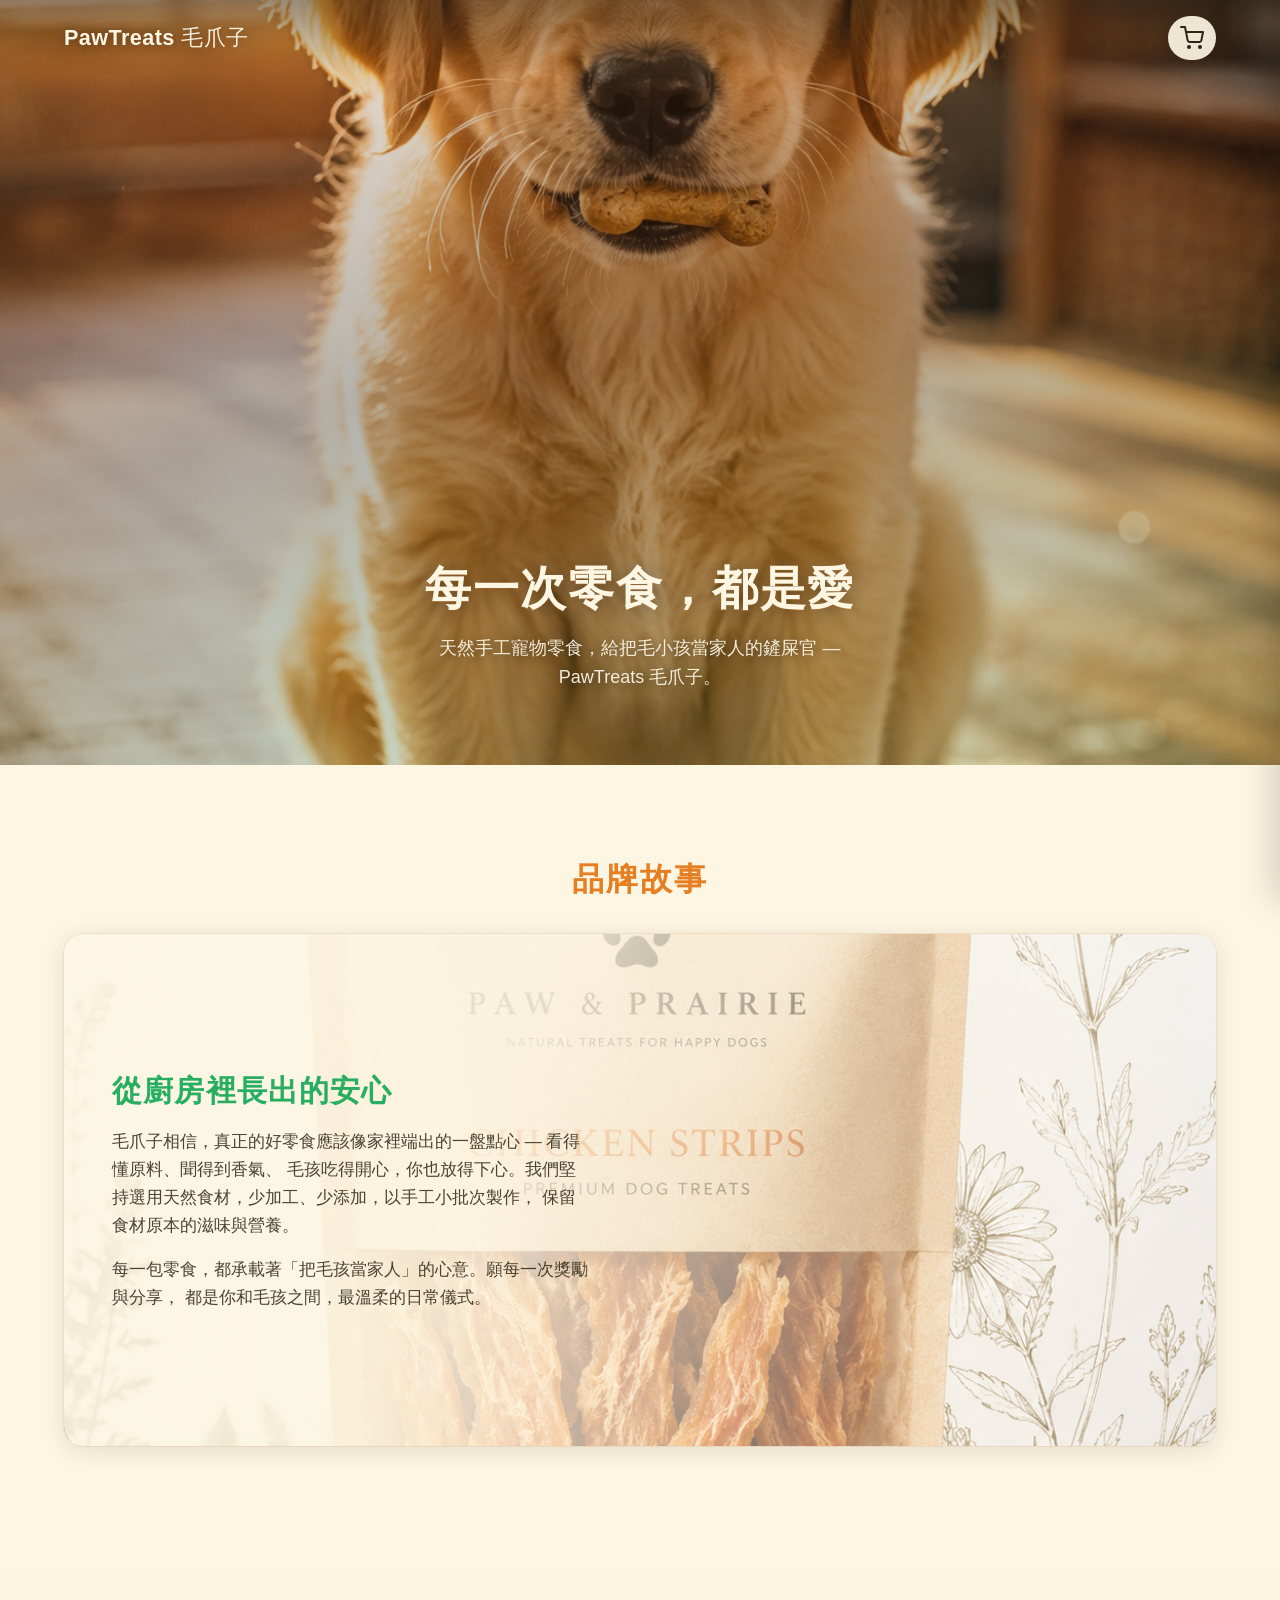
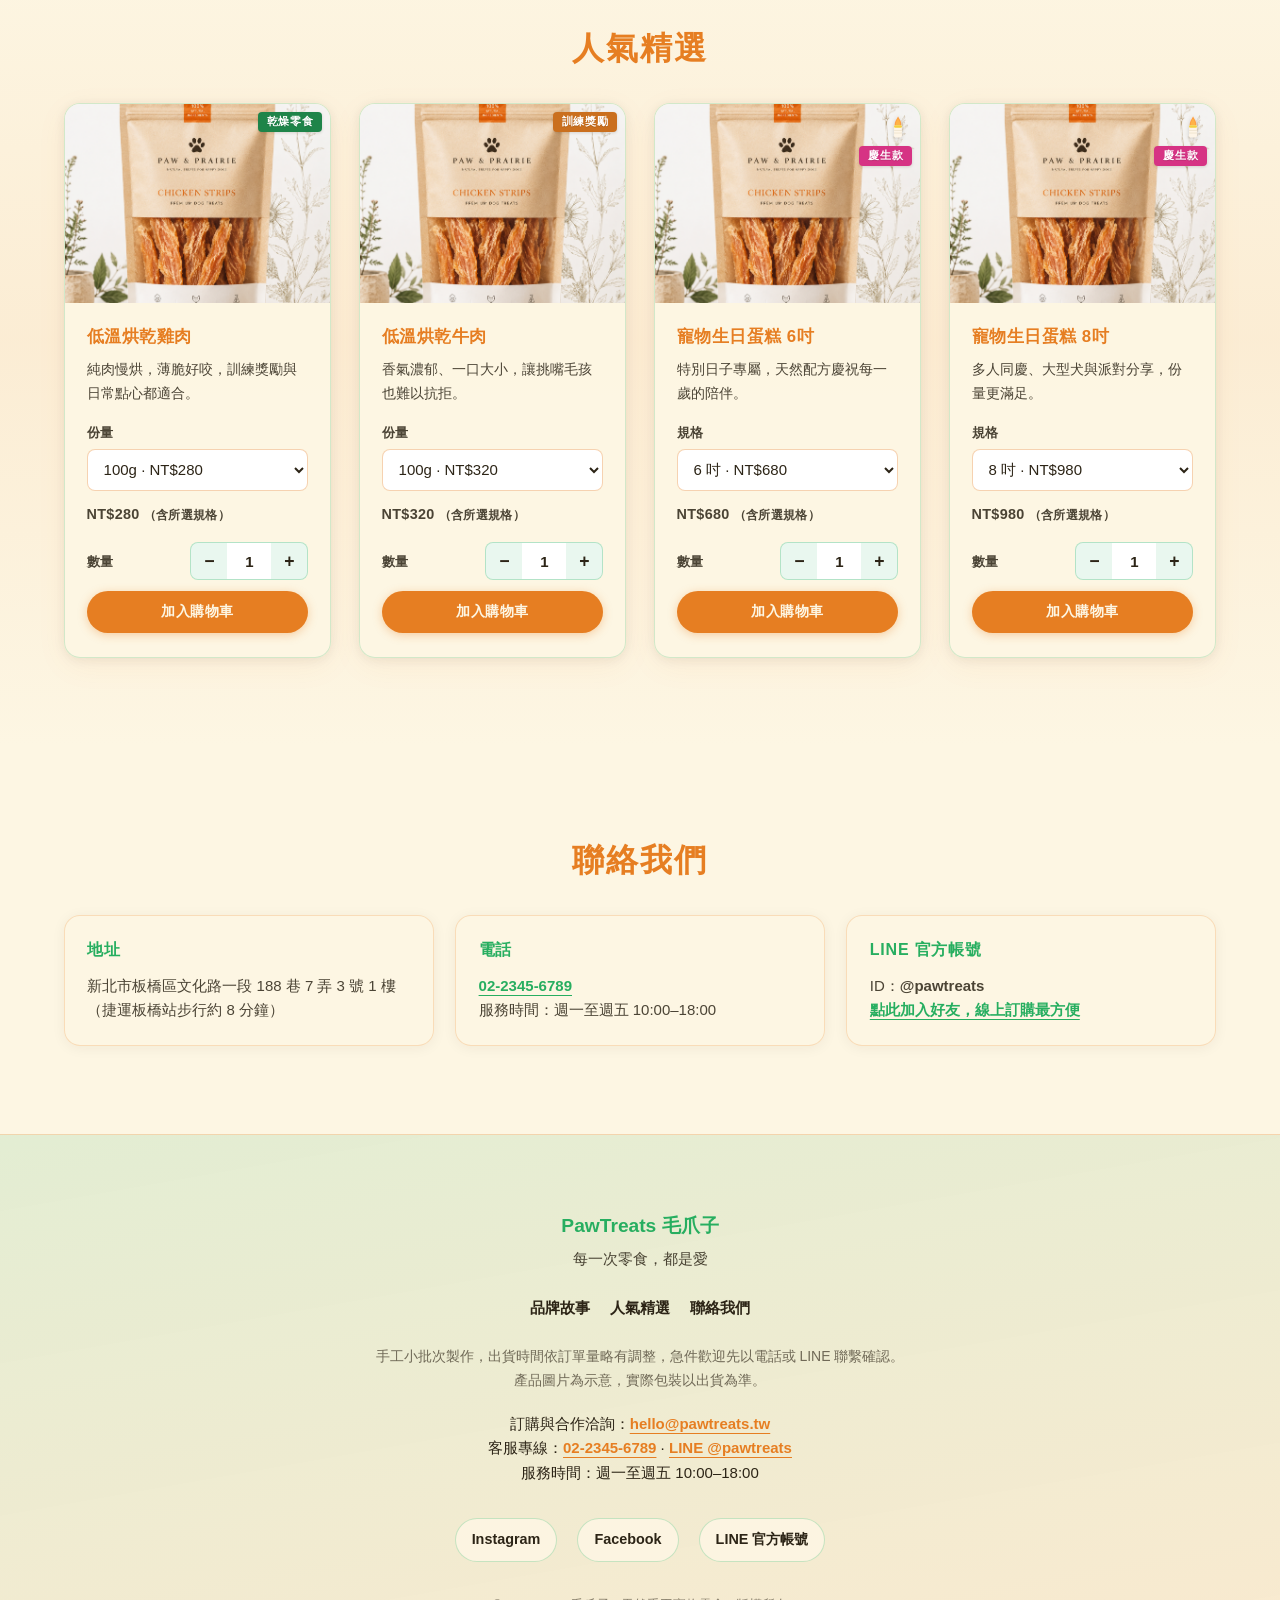
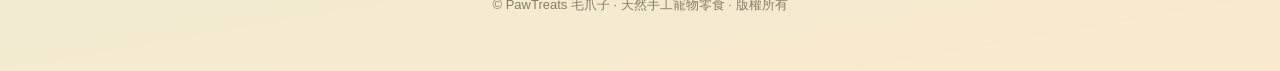
<file: index.html>
<!DOCTYPE html>
<html lang="zh-Hant">
<head>
  <meta charset="utf-8">
  <meta name="viewport" content="width=device-width, initial-scale=1">
  <title>PawTreats 毛爪子｜天然手工寵物零食</title>
  <meta name="description" content="PawTreats 毛爪子 — 每一次零食，都是愛。天然手工寵物零食，給把毛小孩當家人的鏟屎官。">
  <link rel="stylesheet" href="styles.css">
</head>
<body>
  <a class="skip-link" href="#main-content">跳到主要內容</a>

  <header>
    <div class="site-header">
      <p class="logo">PawTreats <span>毛爪子</span></p>
      <div class="site-header__actions">
        <button
          type="button"
          class="cart-toggle"
          id="cart-toggle"
          aria-expanded="false"
          aria-controls="cart-panel"
          aria-label="開啟購物車"
        >
          <svg class="cart-toggle__icon" xmlns="http://www.w3.org/2000/svg" viewBox="0 0 24 24" fill="none" stroke="currentColor" stroke-width="2" stroke-linecap="round" stroke-linejoin="round" aria-hidden="true">
            <circle cx="9" cy="21" r="1"/>
            <circle cx="20" cy="21" r="1"/>
            <path d="M1 1h4l2.68 13.39a2 2 0 0 0 2 1.61h9.72a2 2 0 0 0 2-1.61L23 6H6"/>
          </svg>
          <span class="cart-toggle__badge" id="cart-badge" hidden>0</span>
        </button>
      </div>
    </div>

    <section class="hero" aria-label="品牌形象主視覺">
      <div class="hero__media" role="presentation"></div>
      <div class="hero__overlay" role="presentation"></div>
      <div class="hero__content">
        <h1 class="hero__tagline">每一次零食，都是愛</h1>
        <p class="hero__sub">
          天然手工寵物零食，給把毛小孩當家人的鏟屎官 — PawTreats 毛爪子。
        </p>
      </div>
    </section>
  </header>

  <div
    class="cart-overlay"
    id="cart-overlay"
    role="presentation"
    hidden
  ></div>

  <aside
    class="cart-panel"
    id="cart-panel"
    aria-label="購物車內容"
    aria-modal="true"
    role="dialog"
    hidden
  >
    <div class="cart-panel__header">
      <h2 class="cart-panel__title">購物車</h2>
      <button type="button" class="cart-panel__close" id="cart-close" aria-label="關閉購物車">×</button>
    </div>
    <div class="cart-panel__body" id="cart-panel-body"></div>
    <div class="cart-panel__footer">
      <p class="cart-subtotal">
        <span>小計（未含運費）</span>
        <span id="cart-subtotal-amount">NT$0</span>
      </p>
      <a class="cart-checkout-btn" id="cart-checkout-btn" href="checkout.html">前往結帳</a>
    </div>
  </aside>

  <main id="main-content">
    <section class="section story" id="story" aria-labelledby="story-heading">
      <div class="section__inner">
        <h2 id="story-heading" class="section-title">品牌故事</h2>
        <div class="story__panel">
          <div class="story__bg" role="presentation"></div>
          <div class="story__scrim" role="presentation"></div>
          <div class="story__text">
            <h3>從廚房裡長出的安心</h3>
            <p>
              毛爪子相信，真正的好零食應該像家裡端出的一盤點心 — 看得懂原料、聞得到香氣、
              毛孩吃得開心，你也放得下心。我們堅持選用天然食材，少加工、少添加，以手工小批次製作，
              保留食材原本的滋味與營養。
            </p>
            <p>
              每一包零食，都承載著「把毛孩當家人」的心意。願每一次獎勵與分享，
              都是你和毛孩之間，最溫柔的日常儀式。
            </p>
          </div>
        </div>
      </div>
    </section>

    <section class="section products" id="products" aria-labelledby="products-heading">
      <div class="section__inner">
        <h2 id="products-heading" class="section-title">人氣精選</h2>
        <div class="product-grid" id="product-grid-root"></div>
      </div>
    </section>

    <section class="section contact" id="contact" aria-labelledby="contact-heading">
      <div class="section__inner">
        <h2 id="contact-heading" class="section-title">聯絡我們</h2>
        <div class="contact__grid">
          <div class="contact__card">
            <h3>地址</h3>
            <p>新北市板橋區文化路一段 188 巷 7 弄 3 號 1 樓<br>（捷運板橋站步行約 8 分鐘）</p>
          </div>
          <div class="contact__card">
            <h3>電話</h3>
            <p>
              <a href="tel:+886223456789">02-2345-6789</a><br>
              服務時間：週一至週五 10:00–18:00
            </p>
          </div>
          <div class="contact__card">
            <h3>LINE 官方帳號</h3>
            <p>
              ID：<strong>@pawtreats</strong><br>
              <a href="https://line.me/ti/p/@pawtreats" rel="noopener noreferrer" target="_blank">點此加入好友，線上訂購最方便</a>
            </p>
          </div>
        </div>
      </div>
    </section>
  </main>

  <footer class="site-footer">
    <div class="footer__inner">
      <p class="footer__brand">PawTreats 毛爪子</p>
      <p class="footer__tagline">每一次零食，都是愛</p>
      <ul class="footer__nav" aria-label="頁尾導覽">
        <li><a href="#story">品牌故事</a></li>
        <li><a href="#products">人氣精選</a></li>
        <li><a href="#contact">聯絡我們</a></li>
      </ul>
      <p class="footer__meta">
        手工小批次製作，出貨時間依訂單量略有調整，急件歡迎先以電話或 LINE 聯繫確認。<br>
        產品圖片為示意，實際包裝以出貨為準。
      </p>
      <p class="footer__contact">
        訂購與合作洽詢：<a href="mailto:hello@pawtreats.tw">hello@pawtreats.tw</a><br>
        客服專線：<a href="tel:+886223456789">02-2345-6789</a> ·
        <a href="https://line.me/ti/p/@pawtreats" rel="noopener noreferrer" target="_blank">LINE @pawtreats</a><br>
        服務時間：週一至週五 10:00–18:00
      </p>
      <nav class="footer__social" aria-label="社群媒體">
        <a href="https://www.instagram.com/" rel="noopener noreferrer" target="_blank">Instagram</a>
        <a href="https://www.facebook.com/" rel="noopener noreferrer" target="_blank">Facebook</a>
        <a href="https://line.me/ti/p/@pawtreats" rel="noopener noreferrer" target="_blank">LINE 官方帳號</a>
      </nav>
      <p class="footer__copy">© PawTreats 毛爪子 · 天然手工寵物零食 · 版權所有</p>
    </div>
  </footer>

  <script src="products.js"></script>
  <script src="cart.js"></script>
  <script>
(function () {
  var products = window.PawTreatsProducts || [];
  var Cart = window.PawTreatsCart;
  var resolve = window.PawTreatsResolveProductOption;

  function formatMoney(n) {
    return "NT$" + (Math.round(n) || 0).toLocaleString("zh-Hant-TW");
  }

  function openCart() {
    var panel = document.getElementById("cart-panel");
    var overlay = document.getElementById("cart-overlay");
    var toggle = document.getElementById("cart-toggle");
    panel.hidden = false;
    overlay.hidden = false;
    requestAnimationFrame(function () {
      overlay.classList.add("is-open");
      panel.classList.add("is-open");
    });
    toggle.setAttribute("aria-expanded", "true");
    toggle.setAttribute("aria-label", "關閉購物車");
    document.getElementById("cart-close").focus();
  }

  function closeCart() {
    var panel = document.getElementById("cart-panel");
    var overlay = document.getElementById("cart-overlay");
    var toggle = document.getElementById("cart-toggle");
    overlay.classList.remove("is-open");
    panel.classList.remove("is-open");
    setTimeout(function () {
      panel.hidden = true;
      overlay.hidden = true;
    }, 280);
    toggle.setAttribute("aria-expanded", "false");
    toggle.setAttribute("aria-label", "開啟購物車");
    toggle.focus();
  }

  function updateBadge() {
    var n = Cart.getItemCount();
    var badge = document.getElementById("cart-badge");
    if (n > 0) {
      badge.textContent = n > 99 ? "99+" : String(n);
      badge.hidden = false;
    } else {
      badge.textContent = "";
      badge.hidden = true;
    }
  }

  function renderCartPanel() {
    var body = document.getElementById("cart-panel-body");
    var subEl = document.getElementById("cart-subtotal-amount");
    var checkout = document.getElementById("cart-checkout-btn");
    var items = Cart.getItems();
    subEl.textContent = formatMoney(Cart.getSubtotal());

    if (!items.length) {
      body.innerHTML = '<p class="cart-panel__empty">購物車是空的，挑幾樣毛孩最愛吧！</p>';
      checkout.setAttribute("aria-disabled", "true");
      checkout.setAttribute("tabindex", "-1");
      checkout.style.pointerEvents = "none";
      checkout.style.opacity = "0.5";
      return;
    }
    checkout.removeAttribute("aria-disabled");
    checkout.removeAttribute("tabindex");
    checkout.style.pointerEvents = "";
    checkout.style.opacity = "";

    var html = "";
    for (var i = 0; i < items.length; i++) {
      var row = items[i];
      var r = resolve(row.productId, row.optionId);
      if (!r) continue;
      var lineTotal = r.option.price * row.quantity;
      html +=
        '<div class="cart-line" data-product-id="' +
        row.productId +
        '" data-option-id="' +
        row.optionId +
        '">' +
        '<p class="cart-line__title">' +
        r.product.name +
        "</p>" +
        '<p class="cart-line__meta">' +
        r.option.label +
        " · 單價 " +
        formatMoney(r.option.price) +
        "</p>" +
        '<div class="cart-line__row">' +
        '<div class="qty-stepper" role="group" aria-label="調整數量：' +
        r.product.name +
        " " +
        r.option.label +
        '">' +
        '<button type="button" data-act="dec" aria-label="減少數量">−</button>' +
        '<input type="number" min="1" value="' +
        row.quantity +
        '" aria-label="數量" />' +
        '<button type="button" data-act="inc" aria-label="增加數量">+</button>' +
        "</div>" +
        '<span class="cart-line__price">' +
        formatMoney(lineTotal) +
        "</span>" +
        '<button type="button" class="cart-line__remove" data-act="remove">移除</button>' +
        "</div></div>";
    }
    body.innerHTML = html;

    body.querySelectorAll(".cart-line").forEach(function (lineEl) {
      var pid = lineEl.getAttribute("data-product-id");
      var oid = lineEl.getAttribute("data-option-id");
      var input = lineEl.querySelector('input[type="number"]');
      lineEl.addEventListener("click", function (e) {
        var t = e.target;
        if (!(t instanceof HTMLElement)) return;
        var act = t.getAttribute("data-act");
        if (act === "dec") {
          var v = (parseInt(input.value, 10) || 1) - 1;
          Cart.setQuantity(pid, oid, v);
        } else if (act === "inc") {
          Cart.setQuantity(pid, oid, (parseInt(input.value, 10) || 1) + 1);
        } else if (act === "remove") {
          Cart.removeItem(pid, oid);
        }
      });
      input.addEventListener("change", function () {
        Cart.setQuantity(pid, oid, input.value);
      });
    });
  }

  function renderProductGrid() {
    var root = document.getElementById("product-grid-root");
    var html = "";
    var celebrationSvg =
      '<svg class="product-card__celebration" xmlns="http://www.w3.org/2000/svg" viewBox="0 0 32 32" width="28" height="28" aria-hidden="true" focusable="false">' +
      '<path fill="#ff9f43" d="M16 5c-1.8 3.5-3.8 5.8-3.8 9.2 0 2.6 1.7 4.5 3.8 5.6 2.1-1.1 3.8-3 3.8-5.6 0-3.4-2-5.7-3.8-9.2z"/>' +
      '<path fill="#ffb347" d="M16 7.5c-1.2 2.2-2.4 3.8-2.4 6.2 0 1.7 1 3 2.4 3.8 1.4-.8 2.4-2.1 2.4-3.8 0-2.4-1.2-4-2.4-6.2z"/>' +
      '<rect x="11.5" y="15" width="9" height="14" rx="1.5" fill="#fef5e7"/>' +
      '<rect x="11.5" y="15" width="9" height="3" rx="1.5" fill="#f4d03f"/>' +
      '<line x1="11.5" y1="21" x2="20.5" y2="21" stroke="#e8dcc4" stroke-width="0.75"/>' +
      '<line x1="11.5" y1="24" x2="20.5" y2="24" stroke="#e8dcc4" stroke-width="0.75"/>' +
      "</svg>";

    for (var i = 0; i < products.length; i++) {
      var p = products[i];
      var badgeClass =
        p.tagClass === "celebration"
          ? "product-card__badge--celebration"
          : p.tagClass === "training"
            ? "product-card__badge--training"
            : "product-card__badge--dehydrate";
      var selectLabel =
        p.optionsType === "weight" ? "份量" : "規格";
      var optHtml = "";
      for (var j = 0; j < p.options.length; j++) {
        var o = p.options[j];
        optHtml +=
          '<option value="' +
          o.id +
          '">' +
          o.label +
          " · " +
          formatMoney(o.price) +
          "</option>";
      }
      html +=
        '<article class="product-card" data-product-id="' +
        p.id +
        '">' +
        '<div class="product-card__img-wrap">' +
        '<div class="product-card__corner">' +
        (p.showCelebrationIcon ? celebrationSvg : "") +
        '<span class="product-card__badge ' +
        badgeClass +
        '">' +
        p.tag +
        "</span>" +
        "</div>" +
        '<img src="' +
        p.image +
        '" alt="' +
        p.imageAlt +
        '" width="800" height="600" loading="lazy">' +
        "</div>" +
        '<div class="product-card__body">' +
        "<h3>" +
        p.name +
        "</h3>" +
        "<p>" +
        p.description +
        "</p>" +
        '<div class="product-field">' +
        '<label for="sel-' +
        p.id +
        '">' +
        selectLabel +
        "</label>" +
        '<select id="sel-' +
        p.id +
        '" class="product-select" data-role="option">' +
        optHtml +
        "</select>" +
        "</div>" +
        '<p class="product-price" data-role="price">' +
        formatMoney(p.options[0].price) +
        ' <small>（含所選規格）</small></p>' +
        '<div class="product-actions">' +
        '<div class="product-actions__qty-row">' +
        "<span>數量</span>" +
        '<div class="qty-stepper" role="group" aria-label="購買數量">' +
        '<button type="button" data-act="dec" aria-label="減少數量">−</button>' +
        '<input type="number" min="1" value="1" data-role="qty" aria-label="數量" />' +
        '<button type="button" data-act="inc" aria-label="增加數量">+</button>' +
        "</div></div>" +
        '<button type="button" class="product-card__cta" data-role="add">加入購物車</button>' +
        "</div></div></article>";
    }
    root.innerHTML = html;

    root.querySelectorAll(".product-card").forEach(function (card) {
      var pid = card.getAttribute("data-product-id");
      var product = null;
      for (var pi = 0; pi < products.length; pi++) {
        if (products[pi].id === pid) {
          product = products[pi];
          break;
        }
      }
      if (!product) return;
      var sel = card.querySelector('[data-role="option"]');
      var priceEl = card.querySelector('[data-role="price"]');
      var qtyInput = card.querySelector('[data-role="qty"]');

      function currentOption() {
        var oid = sel.value;
        for (var k = 0; k < product.options.length; k++) {
          if (product.options[k].id === oid) return product.options[k];
        }
        return product.options[0];
      }

      function refreshPrice() {
        var o = currentOption();
        priceEl.innerHTML =
          formatMoney(o.price) + " <small>（含所選規格）</small>";
      }

      sel.addEventListener("change", refreshPrice);

      card.addEventListener("click", function (e) {
        var t = e.target;
        if (!(t instanceof HTMLElement)) return;
        var act = t.getAttribute("data-act");
        if (act === "dec") {
          var v = (parseInt(qtyInput.value, 10) || 1) - 1;
          qtyInput.value = v < 1 ? 1 : v;
        } else if (act === "inc") {
          qtyInput.value = (parseInt(qtyInput.value, 10) || 1) + 1;
        }
      });

      card.querySelector('[data-role="add"]').addEventListener("click", function () {
        var o = currentOption();
        var q = parseInt(qtyInput.value, 10) || 1;
        Cart.addItem(pid, o.id, q);
        openCart();
      });
    });
  }

  document.getElementById("cart-toggle").addEventListener("click", function () {
    var ex = document.getElementById("cart-toggle").getAttribute("aria-expanded");
    if (ex === "true") closeCart();
    else openCart();
  });
  document.getElementById("cart-close").addEventListener("click", closeCart);
  document.getElementById("cart-overlay").addEventListener("click", closeCart);

  document.addEventListener("keydown", function (e) {
    if (e.key === "Escape") closeCart();
  });

  window.addEventListener("pawtreats-cart-changed", function () {
    updateBadge();
    renderCartPanel();
  });

  renderProductGrid();
  updateBadge();
  renderCartPanel();
})();
  </script>
</body>
</html>
</file>
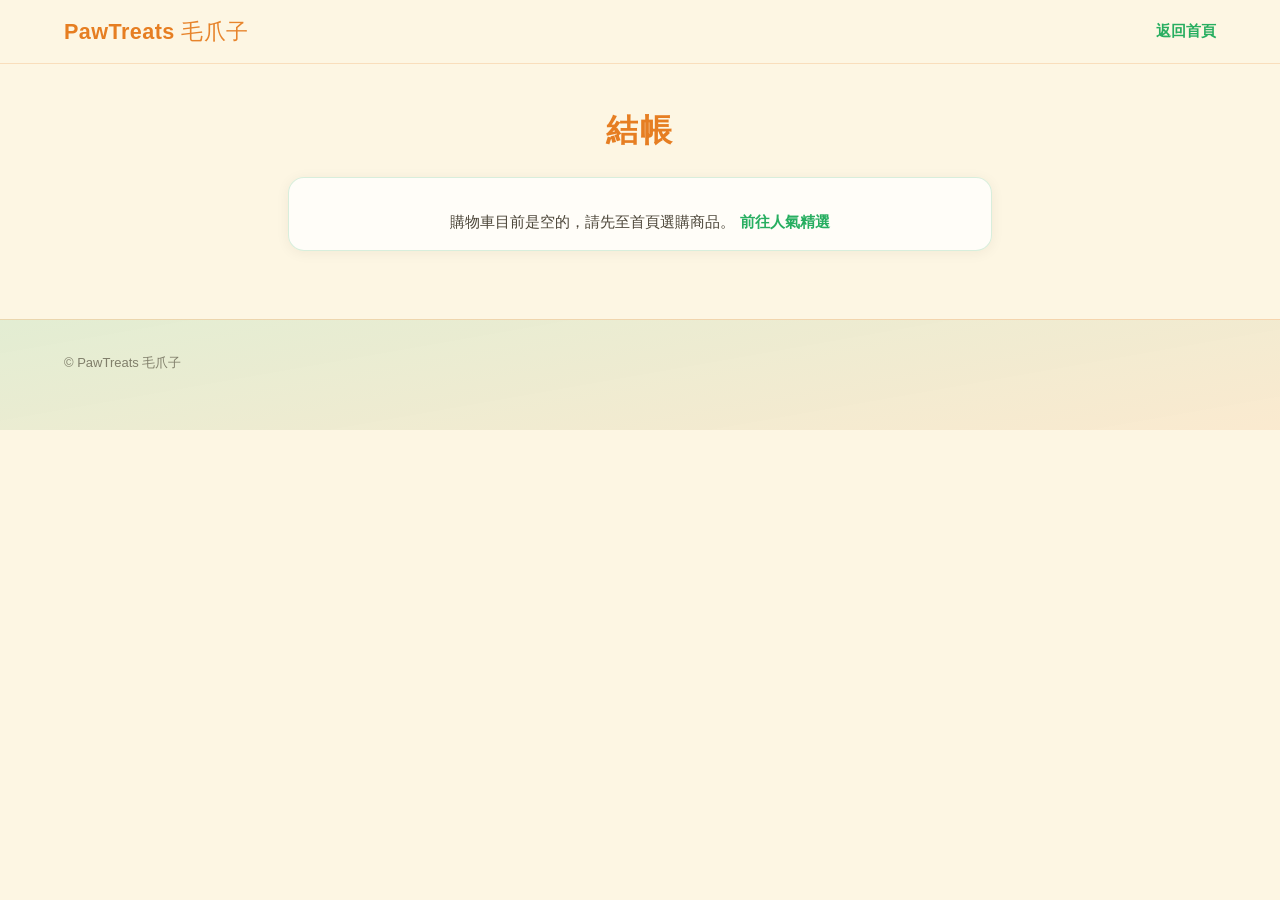
<file: checkout.html>
<!DOCTYPE html>
<html lang="zh-Hant">
<head>
  <meta charset="utf-8">
  <meta name="viewport" content="width=device-width, initial-scale=1">
  <title>結帳｜PawTreats 毛爪子</title>
  <meta name="description" content="填寫收件與配送資料，完成 PawTreats 毛爪子訂單。">
  <link rel="stylesheet" href="styles.css">
</head>
<body>
  <a class="skip-link" href="#checkout-main">跳到結帳表單</a>

  <header class="page-header">
    <p class="logo"><a href="index.html">PawTreats <span>毛爪子</span></a></p>
    <a class="back-link" href="index.html">返回首頁</a>
  </header>

  <main id="checkout-main" class="checkout-layout">
    <h1 class="section-title checkout-page-title">結帳</h1>

    <div id="checkout-empty" class="form-card empty-hint" hidden>
      購物車目前是空的，請先至首頁選購商品。
      <a class="back-link confirm-error-actions" href="index.html#products">前往人氣精選</a>
    </div>

    <form id="checkout-form" novalidate>
      <div class="form-card">
        <h2>收件人資料</h2>
        <div class="form-grid form-grid--2">
          <div class="form-field">
            <label for="cust-name">姓名 <span aria-hidden="true">*</span></label>
            <input type="text" id="cust-name" name="name" required autocomplete="name" aria-required="true">
          </div>
          <div class="form-field">
            <label for="cust-phone">手機 <span aria-hidden="true">*</span></label>
            <input type="tel" id="cust-phone" name="phone" required inputmode="numeric" autocomplete="tel" aria-required="true">
          </div>
          <div class="form-field" style="grid-column: 1 / -1">
            <label for="cust-email">Email <span aria-hidden="true">*</span></label>
            <input type="email" id="cust-email" name="email" required autocomplete="email" aria-required="true">
          </div>
          <div class="form-field" style="grid-column: 1 / -1">
            <label for="cust-address">地址 <span aria-hidden="true">*</span></label>
            <textarea id="cust-address" name="address" required autocomplete="street-address" aria-required="true" placeholder="詳細地址（含郵遞區號）"></textarea>
          </div>
        </div>
      </div>

      <div class="form-card">
        <h2>配送方式</h2>
        <div class="radio-group" role="radiogroup" aria-label="配送方式">
          <label class="radio-option">
            <input type="radio" name="shipping" value="711" checked data-fee="60">
            <span class="radio-option__text">
              <strong>7-11 店到店</strong>
              <span>運費 NT$60，請於門市取貨時出示證件末三碼核對。</span>
            </span>
          </label>
          <label class="radio-option">
            <input type="radio" name="shipping" value="home" data-fee="100">
            <span class="radio-option__text">
              <strong>宅配到府</strong>
              <span>運費 NT$100，為您安心送達指定地址。</span>
            </span>
          </label>
        </div>
      </div>

      <div class="form-card">
        <h2>優惠碼</h2>
        <div class="form-field">
          <label for="promo-code">如有活動代碼請輸入（選填）</label>
          <input type="text" id="promo-code" name="promo" autocomplete="off" placeholder="例如：PAW2026">
        </div>
      </div>

      <div class="summary-card">
        <h2>訂單摘要</h2>
        <ul class="summary-list" id="order-lines" aria-live="polite"></ul>
        <div class="summary-totals">
          <p><span>商品小計</span><span id="sum-sub">NT$0</span></p>
          <p><span id="ship-label">運費（7-11 店到店）</span><span id="sum-ship">NT$60</span></p>
          <p class="grand"><span>總計</span><span id="sum-total">NT$60</span></p>
        </div>
        <button type="submit" class="submit-order-btn" id="submit-order">確認訂單</button>
      </div>
    </form>
  </main>

  <footer class="site-footer site-footer--compact">
    <p class="footer__copy footer__copy--tight">© PawTreats 毛爪子</p>
  </footer>

  <script src="products.js"></script>
  <script src="cart.js"></script>
  <script>
(function () {
  var Cart = window.PawTreatsCart;
  var resolve = window.PawTreatsResolveProductOption;

  function formatMoney(n) {
    return "NT$" + (Math.round(n) || 0).toLocaleString("zh-Hant-TW");
  }

  function getShipping() {
    var r = document.querySelector('input[name="shipping"]:checked');
    if (!r) return { key: "711", fee: 60, label: "7-11 店到店" };
    var fee = parseInt(r.getAttribute("data-fee"), 10);
    if (r.value === "home")
      return { key: "home", fee: fee, label: "宅配到府" };
    return { key: "711", fee: fee, label: "7-11 店到店" };
  }

  function renderSummary() {
    var listEl = document.getElementById("order-lines");
    var items = Cart.getItems();
    var sub = 0;
    var html = "";
    for (var i = 0; i < items.length; i++) {
      var row = items[i];
      var r = resolve(row.productId, row.optionId);
      if (!r) continue;
      var line = r.option.price * row.quantity;
      sub += line;
      html +=
        "<li><span>" +
        r.product.name +
        " · " +
        r.option.label +
        " × " +
        row.quantity +
        "</span><span>" +
        formatMoney(line) +
        "</span></li>";
    }
    listEl.innerHTML = html || "<li><span>（無品項）</span><span>—</span></li>";
    var ship = getShipping();
    document.getElementById("sum-sub").textContent = formatMoney(sub);
    document.getElementById("sum-ship").textContent = formatMoney(ship.fee);
    document.getElementById("ship-label").textContent =
      "運費（" + ship.label + "）";
    document.getElementById("sum-total").textContent = formatMoney(
      sub + ship.fee
    );
  }

  function initEmptyState() {
    var empty = Cart.getItems().length === 0;
    document.getElementById("checkout-empty").hidden = !empty;
    document.getElementById("checkout-form").hidden = empty;
  }

  document
    .querySelectorAll('input[name="shipping"]')
    .forEach(function (el) {
      el.addEventListener("change", renderSummary);
    });

  document
    .getElementById("checkout-form")
    .addEventListener("submit", function (e) {
      e.preventDefault();
      if (Cart.getItems().length === 0) {
        alert("購物車是空的，無法送出訂單。");
        return;
      }
      var form = e.target;
      if (!form.checkValidity()) {
        form.reportValidity();
        return;
      }
      var ship = getShipping();
      var sub = Cart.getSubtotal();
      var items = Cart.getItems().map(function (row) {
        var r = resolve(row.productId, row.optionId);
        if (!r) return null;
        return {
          productId: row.productId,
          optionId: row.optionId,
          quantity: row.quantity,
          productName: r.product.name,
          optionLabel: r.option.label,
          unitPrice: r.option.price,
          lineTotal: r.option.price * row.quantity,
        };
      }).filter(Boolean);
      var order = {
        orderId: String(Date.now()),
        createdAt: Date.now(),
        customer: {
          name: document.getElementById("cust-name").value.trim(),
          phone: document.getElementById("cust-phone").value.trim(),
          email: document.getElementById("cust-email").value.trim(),
          address: document.getElementById("cust-address").value.trim(),
        },
        shipping: ship,
        promoCode: document.getElementById("promo-code").value.trim(),
        items: items,
        subtotal: sub,
        shippingFee: ship.fee,
        total: sub + ship.fee,
      };
      try {
        sessionStorage.setItem(
          "pawtreats_pending_order",
          JSON.stringify(order)
        );
      } catch (err) {
        alert("無法儲存訂單，請關閉私密瀏覽或檢查瀏覽器設定後重試。");
        return;
      }
      Cart.clear();
      window.location.href = "confirmation.html";
    });

  initEmptyState();
  renderSummary();
})();
  </script>
</body>
</html>
</file>
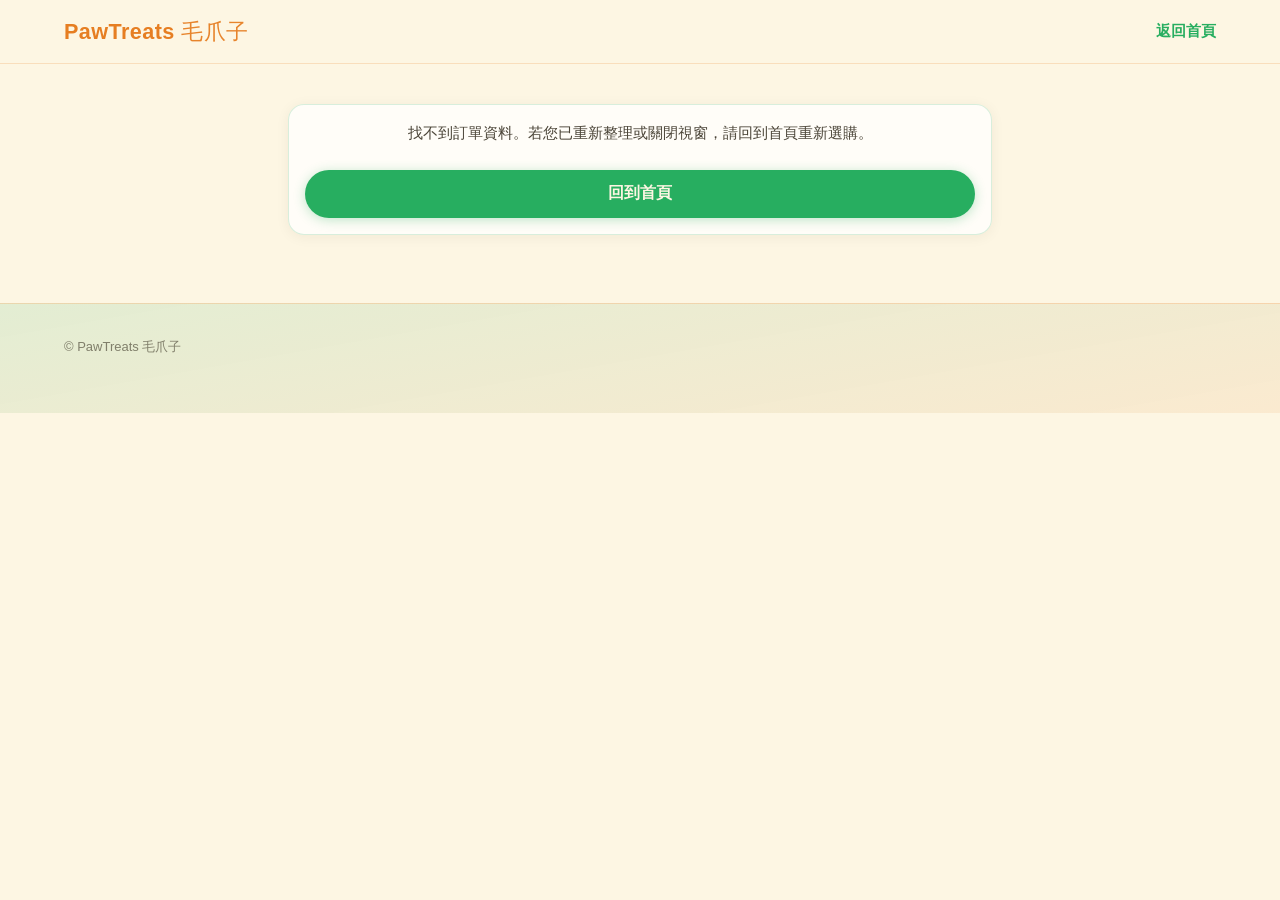
<file: confirmation.html>
<!DOCTYPE html>
<html lang="zh-Hant">
<head>
  <meta charset="utf-8">
  <meta name="viewport" content="width=device-width, initial-scale=1">
  <title>訂單成立｜PawTreats 毛爪子</title>
  <meta name="description" content="感謝您的訂購，PawTreats 毛爪子已收到您的訂單。">
  <link rel="stylesheet" href="styles.css">
</head>
<body>
  <a class="skip-link" href="#confirm-main">跳到訂單內容</a>

  <header class="page-header">
    <p class="logo"><a href="index.html">PawTreats <span>毛爪子</span></a></p>
    <a class="back-link" href="index.html">返回首頁</a>
  </header>

  <main id="confirm-main" class="confirm-layout">
    <div id="confirm-error" class="form-card empty-hint" hidden>
      找不到訂單資料。若您已重新整理或關閉視窗，請回到首頁重新選購。
      <a href="index.html" class="primary-btn confirm-error-actions">回到首頁</a>
    </div>

    <div id="confirm-ok" hidden>
      <div class="confirm-badge" role="status" aria-live="polite">
        <div class="confirm-badge__icon" aria-hidden="true">✓</div>
        <h1>訂單已成立</h1>
        <p class="confirm-order-id">
          訂單編號：<strong id="out-order-id"></strong>
        </p>
      </div>

      <div class="summary-card">
        <h2>購買明細</h2>
        <ul class="summary-list" id="out-lines"></ul>
        <div class="summary-totals">
          <p><span>商品小計</span><span id="out-sub"></span></p>
          <p><span id="out-ship-label"></span><span id="out-ship"></span></p>
          <p class="grand"><span>付款總額</span><span id="out-total"></span></p>
        </div>
      </div>

      <div class="form-card">
        <h2>配送資訊</h2>
        <div class="detail-block">
          <h3>收件人</h3>
          <p id="out-cust"></p>
        </div>
        <div class="detail-block">
          <h3>配送方式</h3>
          <p id="out-ship-method"></p>
        </div>
        <div class="detail-block">
          <h3>優惠碼</h3>
          <p id="out-promo">—</p>
        </div>
      </div>

      <p class="confirm-note">
        我們會於 1–2 個工作天內依序處理訂單，若有急件請洽客服。
      </p>

      <a href="index.html" class="primary-btn">返回首頁</a>
    </div>
  </main>

  <footer class="site-footer site-footer--compact">
    <p class="footer__copy footer__copy--tight">© PawTreats 毛爪子</p>
  </footer>

  <script src="cart.js"></script>
  <script>
(function () {
  var Cart = window.PawTreatsCart;

  function formatMoney(n) {
    return "NT$" + (Math.round(n) || 0).toLocaleString("zh-Hant-TW");
  }

  function esc(s) {
    return String(s)
      .replace(/&/g, "&amp;")
      .replace(/</g, "&lt;")
      .replace(/>/g, "&gt;")
      .replace(/"/g, "&quot;");
  }

  var raw = null;
  try {
    raw = sessionStorage.getItem("pawtreats_pending_order");
  } catch (e) {
    raw = null;
  }

  if (!raw) {
    document.getElementById("confirm-error").hidden = false;
    return;
  }

  var order = null;
  try {
    order = JSON.parse(raw);
  } catch (e) {
    document.getElementById("confirm-error").hidden = false;
    return;
  }

  Cart.clear();

  document.getElementById("confirm-ok").hidden = false;
  document.getElementById("out-order-id").textContent = order.orderId || "—";

  var linesEl = document.getElementById("out-lines");
  var linesHtml = "";
  var items = order.items || [];
  for (var i = 0; i < items.length; i++) {
    var it = items[i];
    linesHtml +=
      "<li><span>" +
      esc(it.productName) +
      " · " +
      esc(it.optionLabel) +
      " × " +
      esc(it.quantity) +
      "</span><span>" +
      formatMoney(it.lineTotal) +
      "</span></li>";
  }
  linesEl.innerHTML =
    linesHtml || "<li><span>（無品項）</span><span>—</span></li>";

  document.getElementById("out-sub").textContent = formatMoney(
    order.subtotal
  );
  document.getElementById("out-ship-label").textContent =
    "運費（" + (order.shipping && order.shipping.label ? order.shipping.label : "—") + "）";
  document.getElementById("out-ship").textContent = formatMoney(
    order.shippingFee
  );
  document.getElementById("out-total").textContent = formatMoney(order.total);

  var c = order.customer || {};
  document.getElementById("out-cust").innerHTML =
    esc(c.name) +
    "<br>" +
    esc(c.phone) +
    "<br>" +
    esc(c.email) +
    "<br>" +
    esc(c.address).replace(/\n/g, "<br>");

  document.getElementById("out-ship-method").textContent =
    order.shipping && order.shipping.label
      ? order.shipping.label + "（運費 " + formatMoney(order.shippingFee) + "）"
      : "—";

  var promo = order.promoCode;
  document.getElementById("out-promo").textContent = promo
    ? promo
    : "未使用";

  try {
    sessionStorage.removeItem("pawtreats_pending_order");
  } catch (e) {}
})();
  </script>
</body>
</html>
</file>
<file: styles.css>
/* PawTreats — 手機優先、橙 / 奶油 / 綠 */

:root {
  --warm-orange: #e67e22;
  --cream: #fdf6e3;
  --forest: #27ae60;
  --text: #2c2416;
  --text-soft: rgba(44, 36, 22, 0.85);
}

*,
*::before,
*::after {
  box-sizing: border-box;
}

html {
  scroll-behavior: smooth;
}

.skip-link {
  position: absolute;
  width: 1px;
  height: 1px;
  padding: 0;
  margin: -1px;
  overflow: hidden;
  clip: rect(0, 0, 0, 0);
  white-space: nowrap;
  border: 0;
}

.skip-link:focus {
  position: fixed;
  top: 0.75rem;
  left: 0.75rem;
  z-index: 200;
  width: auto;
  height: auto;
  margin: 0;
  padding: 0.65rem 1rem;
  clip: auto;
  overflow: visible;
  white-space: normal;
  background: var(--text);
  color: var(--cream);
  font-weight: 600;
  text-decoration: none;
  border-radius: 0.35rem;
  box-shadow: 0 4px 16px rgba(0, 0, 0, 0.25);
}

body {
  margin: 0;
  font-family:
    -apple-system,
    BlinkMacSystemFont,
    "Segoe UI",
    Roboto,
    "Helvetica Neue",
    Helvetica,
    Arial,
    "PingFang TC",
    "Noto Sans TC",
    "Microsoft JhengHei",
    sans-serif;
  font-size: 1rem;
  line-height: 1.65;
  color: var(--text);
  background-color: var(--cream);
  -webkit-font-smoothing: antialiased;
}

img {
  max-width: 100%;
  height: auto;
  display: block;
}

a {
  color: var(--forest);
  text-decoration-thickness: 1px;
  text-underline-offset: 4px;
}

a:hover {
  color: var(--warm-orange);
}

/* ----- Header + 購物車 ----- */
.site-header {
  position: absolute;
  top: 0;
  left: 0;
  right: 0;
  z-index: 20;
  padding: 1rem 5vw;
  display: flex;
  align-items: center;
  justify-content: space-between;
  gap: 1rem;
  background: linear-gradient(
    to bottom,
    rgba(44, 36, 22, 0.45),
    transparent
  );
}

.site-header__actions {
  display: flex;
  align-items: center;
  gap: 0.5rem;
}

.cart-toggle {
  position: relative;
  display: inline-flex;
  align-items: center;
  justify-content: center;
  width: 3rem;
  min-height: 2.75rem;
  padding: 0;
  border: none;
  border-radius: 999px;
  background: rgba(253, 246, 227, 0.92);
  color: var(--text);
  cursor: pointer;
  box-shadow: 0 2px 10px rgba(0, 0, 0, 0.12);
  transition:
    background 0.2s ease,
    transform 0.15s ease;
}

.cart-toggle:hover {
  background: #fff;
  transform: translateY(-1px);
}

.cart-toggle:focus-visible {
  outline: 2px solid var(--forest);
  outline-offset: 3px;
}

.cart-toggle__icon {
  width: 1.5rem;
  height: 1.5rem;
}

.cart-toggle__badge {
  position: absolute;
  top: -0.2rem;
  right: -0.2rem;
  min-width: 1.25rem;
  height: 1.25rem;
  padding: 0 0.35rem;
  font-size: 0.6875rem;
  font-weight: 700;
  line-height: 1.25rem;
  text-align: center;
  color: #fff;
  background: var(--warm-orange);
  border-radius: 999px;
  box-shadow: 0 1px 4px rgba(0, 0, 0, 0.2);
}

.cart-toggle__badge[hidden],
.cart-toggle__badge:empty {
  display: none;
}

/* 側邊購物車 */
.cart-overlay {
  position: fixed;
  inset: 0;
  z-index: 150;
  background: rgba(44, 36, 22, 0.45);
  opacity: 0;
  visibility: hidden;
  transition:
    opacity 0.25s ease,
    visibility 0.25s ease;
}

.cart-overlay.is-open {
  opacity: 1;
  visibility: visible;
}

.cart-panel {
  position: fixed;
  top: 0;
  right: 0;
  z-index: 160;
  width: min(100%, 22rem);
  height: 100%;
  max-height: 100dvh;
  background: var(--cream);
  box-shadow: -8px 0 32px rgba(44, 36, 22, 0.18);
  transform: translateX(100%);
  transition: transform 0.28s ease;
  display: flex;
  flex-direction: column;
}

.cart-panel.is-open {
  transform: translateX(0);
}

.cart-panel__header {
  display: flex;
  align-items: center;
  justify-content: space-between;
  padding: 1rem 1.1rem;
  border-bottom: 1px solid rgba(230, 126, 34, 0.25);
  background: rgba(255, 255, 255, 0.6);
}

.cart-panel__title {
  margin: 0;
  font-size: 1.1rem;
  font-weight: 700;
  color: var(--warm-orange);
  letter-spacing: 0.04em;
}

.cart-panel__close {
  display: inline-flex;
  align-items: center;
  justify-content: center;
  width: 2.5rem;
  min-height: 2.5rem;
  border: none;
  border-radius: 0.5rem;
  background: transparent;
  color: var(--text);
  font-size: 1.5rem;
  line-height: 1;
  cursor: pointer;
}

.cart-panel__close:focus-visible {
  outline: 2px solid var(--forest);
  outline-offset: 2px;
}

.cart-panel__body {
  flex: 1;
  overflow-y: auto;
  padding: 0.75rem 1rem 1rem;
}

.cart-panel__empty {
  margin: 2rem 0;
  text-align: center;
  color: var(--text-soft);
  font-size: 0.9375rem;
}

.cart-line {
  display: grid;
  gap: 0.5rem;
  padding: 0.85rem 0;
  border-bottom: 1px solid rgba(39, 174, 96, 0.15);
}

.cart-line:last-child {
  border-bottom: none;
}

.cart-line__title {
  margin: 0;
  font-size: 0.9375rem;
  font-weight: 700;
  color: var(--text);
}

.cart-line__meta {
  margin: 0;
  font-size: 0.8125rem;
  color: var(--text-soft);
}

.cart-line__row {
  display: flex;
  align-items: center;
  justify-content: space-between;
  gap: 0.75rem;
  flex-wrap: wrap;
}

.cart-line__price {
  font-weight: 700;
  color: var(--forest);
  font-size: 0.9375rem;
}

.cart-line__remove {
  margin-left: auto;
  padding: 0.25rem 0.5rem;
  font-size: 0.8125rem;
  font-weight: 600;
  color: var(--warm-orange);
  background: transparent;
  border: 1px solid rgba(230, 126, 34, 0.4);
  border-radius: 0.35rem;
  cursor: pointer;
}

.cart-line__remove:focus-visible {
  outline: 2px solid var(--forest);
  outline-offset: 2px;
}

.cart-panel__footer {
  padding: 1rem 1.1rem 1.25rem;
  border-top: 1px solid rgba(230, 126, 34, 0.25);
  background: rgba(255, 255, 255, 0.75);
}

.cart-subtotal {
  display: flex;
  justify-content: space-between;
  align-items: baseline;
  margin: 0 0 0.75rem;
  font-size: 1rem;
  font-weight: 700;
  color: var(--text);
}

.cart-subtotal span:last-child {
  color: var(--forest);
  font-size: 1.1rem;
}

.cart-checkout-btn {
  display: flex;
  align-items: center;
  justify-content: center;
  width: 100%;
  min-height: 2.85rem;
  padding: 0.65rem 1rem;
  font-size: 0.95rem;
  font-weight: 700;
  letter-spacing: 0.04em;
  color: var(--cream);
  background: var(--warm-orange);
  border: none;
  border-radius: 999px;
  text-decoration: none;
  cursor: pointer;
  box-shadow: 0 2px 12px rgba(230, 126, 34, 0.35);
  transition:
    background 0.2s ease,
    transform 0.15s ease;
}

.cart-checkout-btn:hover {
  background: #d35400;
  color: var(--cream);
}

.cart-checkout-btn:focus-visible {
  outline: 2px solid var(--forest);
  outline-offset: 3px;
}

.cart-checkout-btn:disabled {
  opacity: 0.5;
  cursor: not-allowed;
  transform: none;
}

/* 數量步進器（共用） */
.qty-stepper {
  display: inline-flex;
  align-items: center;
  border: 1px solid rgba(39, 174, 96, 0.35);
  border-radius: 0.5rem;
  overflow: hidden;
  background: #fff;
}

.qty-stepper button {
  width: 2.25rem;
  min-height: 2.25rem;
  border: none;
  background: rgba(39, 174, 96, 0.1);
  color: var(--text);
  font-size: 1.1rem;
  font-weight: 700;
  line-height: 1;
  cursor: pointer;
}

.qty-stepper button:focus-visible {
  outline: 2px solid var(--forest);
  outline-offset: -2px;
  z-index: 1;
}

.qty-stepper input[type="number"] {
  width: 2.75rem;
  padding: 0.25rem 0;
  border: none;
  text-align: center;
  font-size: 0.9375rem;
  font-weight: 600;
  color: var(--text);
  -moz-appearance: textfield;
}

.qty-stepper input[type="number"]::-webkit-outer-spin-button,
.qty-stepper input[type="number"]::-webkit-inner-spin-button {
  -webkit-appearance: none;
  margin: 0;
}

.logo {
  font-weight: 700;
  font-size: clamp(1.1rem, 2.5vw, 1.35rem);
  color: var(--cream);
  text-shadow: 0 1px 12px rgba(0, 0, 0, 0.35);
  letter-spacing: 0.02em;
  margin: 0;
}

.logo span {
  font-weight: 500;
  opacity: 0.95;
}

/* Hero */
.hero {
  position: relative;
  min-height: 85vh;
  display: flex;
  align-items: flex-end;
  justify-content: center;
  overflow: hidden;
}

.hero__media {
  position: absolute;
  inset: 0;
  background: #8b6914 url("hero-puppy.png") center / cover no-repeat;
}

.hero__overlay {
  position: absolute;
  inset: 0;
  background: linear-gradient(
    165deg,
    rgba(230, 126, 34, 0.15) 0%,
    rgba(44, 36, 22, 0.35) 45%,
    rgba(39, 174, 96, 0.2) 100%
  );
}

.hero__content {
  position: relative;
  z-index: 2;
  width: 100%;
  max-width: 56rem;
  padding: clamp(2rem, 6vw, 4rem);
  padding-bottom: clamp(2.5rem, 7vw, 4.5rem);
  text-align: center;
}

.hero__tagline {
  margin: 0;
  font-size: clamp(1.65rem, 6vw, 2.85rem);
  font-weight: 700;
  line-height: 1.25;
  color: var(--cream);
  text-shadow:
    0 2px 24px rgba(0, 0, 0, 0.4),
    0 1px 0 rgba(230, 126, 34, 0.25);
  letter-spacing: 0.04em;
}

.hero__sub {
  margin: 1rem auto 0;
  max-width: 26em;
  font-size: clamp(0.95rem, 2.6vw, 1.125rem);
  color: rgba(253, 246, 227, 0.95);
  font-weight: 500;
  text-shadow: 0 1px 12px rgba(0, 0, 0, 0.45);
}

.section {
  padding: clamp(3rem, 8vw, 5.5rem) 5vw;
}

.section__inner {
  max-width: 72rem;
  margin: 0 auto;
}

.section-title {
  margin: 0 0 1.75rem;
  font-size: clamp(1.5rem, 3.8vw, 2rem);
  font-weight: 700;
  color: var(--warm-orange);
  text-align: center;
  letter-spacing: 0.06em;
}

/* Brand story */
.story {
  position: relative;
  background: var(--cream);
}

.story__panel {
  position: relative;
  border-radius: 1.25rem;
  overflow: hidden;
  box-shadow:
    0 4px 24px rgba(44, 36, 22, 0.12),
    0 0 0 1px rgba(230, 126, 34, 0.12);
}

.story__bg {
  min-height: clamp(22rem, 55vw, 32rem);
  background: url("kitchen.png") center / cover no-repeat;
}

.story__scrim {
  position: absolute;
  inset: 0;
  background: linear-gradient(
    105deg,
    rgba(253, 246, 227, 0.94) 0%,
    rgba(253, 246, 227, 0.88) 38%,
    rgba(253, 246, 227, 0.35) 70%,
    transparent 100%
  );
}

.story__text {
  position: absolute;
  inset: 0;
  display: flex;
  flex-direction: column;
  justify-content: center;
  padding: clamp(1.75rem, 5vw, 3rem);
  max-width: min(36rem, 92%);
}

.story__text h3 {
  margin: 0 0 0.75rem;
  font-size: clamp(1.35rem, 3.5vw, 1.85rem);
  color: var(--forest);
  font-weight: 700;
  letter-spacing: 0.04em;
}

.story__text p {
  margin: 0 0 1rem;
  color: var(--text-soft);
  font-size: clamp(0.95rem, 2.5vw, 1.0625rem);
}

.story__text p:last-child {
  margin-bottom: 0;
}

/* Products */
.products {
  background: linear-gradient(
    180deg,
    var(--cream) 0%,
    rgba(230, 126, 34, 0.08) 50%,
    var(--cream) 100%
  );
}

.product-grid {
  display: grid;
  gap: clamp(1.25rem, 3vw, 1.75rem);
  grid-template-columns: 1fr;
}

@media (min-width: 640px) {
  .product-grid {
    grid-template-columns: repeat(2, 1fr);
  }
}

@media (min-width: 1100px) {
  .product-grid {
    grid-template-columns: repeat(4, minmax(0, 1fr));
  }
}

.product-card {
  background: rgba(253, 246, 227, 0.98);
  border-radius: 1rem;
  overflow: hidden;
  border: 1px solid rgba(39, 174, 96, 0.2);
  box-shadow:
    0 2px 12px rgba(44, 36, 22, 0.08),
    0 8px 32px rgba(230, 126, 34, 0.06);
  transition:
    transform 0.35s ease,
    box-shadow 0.35s ease;
  will-change: transform;
}

.product-card:hover,
.product-card:focus-within {
  transform: translateY(-6px);
  box-shadow:
    0 8px 28px rgba(44, 36, 22, 0.12),
    0 16px 48px rgba(230, 126, 34, 0.12);
}

.product-card__img-wrap {
  position: relative;
  aspect-ratio: 4 / 3;
  background: linear-gradient(160deg, #f4ead4, #e8dcc4);
  overflow: hidden;
}

.product-card__corner {
  position: absolute;
  top: 0.5rem;
  right: 0.5rem;
  z-index: 2;
  display: flex;
  flex-direction: column;
  align-items: flex-end;
  gap: 0.35rem;
  pointer-events: none;
}

.product-card__celebration {
  width: 28px;
  height: 28px;
  flex-shrink: 0;
  filter: drop-shadow(0 1px 2px rgba(44, 36, 22, 0.2));
}

.product-card__badge {
  display: inline-block;
  padding: 0.2rem 0.55rem;
  font-size: 0.6875rem;
  font-weight: 700;
  letter-spacing: 0.06em;
  line-height: 1.25;
  color: #fff;
  border-radius: 4px;
  text-shadow: 0 1px 0 rgba(0, 0, 0, 0.12);
  box-shadow: 0 1px 3px rgba(44, 36, 22, 0.15);
}

.product-card__badge--celebration {
  background: #d63384;
}

.product-card__badge--dehydrate {
  background: #1e8449;
}

.product-card__badge--training {
  background: #ca6f1e;
}

.product-card__img-wrap img {
  width: 100%;
  height: 100%;
  object-fit: cover;
}

.product-card__body {
  padding: 1.25rem 1.35rem 1.5rem;
}

.product-card__body h3 {
  margin: 0 0 0.5rem;
  font-size: 1.05rem;
  font-weight: 700;
  color: var(--warm-orange);
  letter-spacing: 0.03em;
}

.product-card__body > p {
  margin: 0 0 1rem;
  font-size: 0.9rem;
  color: var(--text-soft);
}

.product-field {
  margin-bottom: 0.75rem;
}

.product-field label {
  display: block;
  margin-bottom: 0.35rem;
  font-size: 0.8125rem;
  font-weight: 600;
  color: var(--text-soft);
  letter-spacing: 0.02em;
}

.product-select {
  width: 100%;
  min-height: 2.6rem;
  padding: 0.45rem 0.75rem;
  font-size: 0.9375rem;
  color: var(--text);
  background: #fff;
  border: 1px solid rgba(230, 126, 34, 0.35);
  border-radius: 0.5rem;
}

.product-select:focus-visible {
  outline: 2px solid var(--forest);
  outline-offset: 2px;
}

.product-price {
  margin: 0 0 0.85rem;
  font-size: 1.2rem;
  font-weight: 800;
  color: var(--forest);
  letter-spacing: 0.02em;
}

.product-price small {
  font-size: 0.75rem;
  font-weight: 600;
  color: var(--text-soft);
}

.product-actions {
  display: flex;
  flex-direction: column;
  gap: 0.65rem;
}

.product-actions__qty-row {
  display: flex;
  align-items: center;
  justify-content: space-between;
  gap: 0.5rem;
  flex-wrap: wrap;
}

.product-actions__qty-row span {
  font-size: 0.8125rem;
  font-weight: 600;
  color: var(--text-soft);
}

.product-card__cta {
  display: inline-flex;
  align-items: center;
  justify-content: center;
  width: 100%;
  min-height: 2.65rem;
  padding: 0.55rem 1.25rem;
  font-size: 0.9rem;
  font-weight: 700;
  letter-spacing: 0.04em;
  color: var(--cream);
  background: var(--warm-orange);
  border: none;
  border-radius: 999px;
  text-decoration: none;
  box-shadow: 0 2px 10px rgba(230, 126, 34, 0.35);
  cursor: pointer;
  transition:
    background 0.25s ease,
    transform 0.2s ease,
    box-shadow 0.25s ease;
}

.product-card__cta:hover {
  background: #d35400;
  color: var(--cream);
  transform: translateY(-1px);
  box-shadow: 0 4px 16px rgba(230, 126, 34, 0.45);
}

.product-card__cta:focus-visible {
  outline: 2px solid var(--forest);
  outline-offset: 3px;
}

/* Contact */
.contact {
  background: var(--cream);
}

.contact__grid {
  display: grid;
  gap: clamp(1rem, 2.5vw, 1.35rem);
  grid-template-columns: 1fr;
}

@media (min-width: 640px) {
  .contact__grid {
    grid-template-columns: repeat(3, 1fr);
  }
}

.contact__card {
  padding: 1.35rem 1.4rem 1.45rem;
  background: rgba(253, 246, 227, 0.95);
  border-radius: 1rem;
  border: 1px solid rgba(230, 126, 34, 0.22);
  box-shadow: 0 2px 14px rgba(44, 36, 22, 0.06);
}

.contact__card h3 {
  margin: 0 0 0.65rem;
  font-size: 1rem;
  font-weight: 700;
  color: var(--forest);
  letter-spacing: 0.05em;
}

.contact__card p {
  margin: 0;
  font-size: 0.9375rem;
  color: var(--text-soft);
  line-height: 1.6;
}

.contact__card a {
  font-weight: 600;
}

/* Footer */
.site-footer {
  background: linear-gradient(
    170deg,
    rgba(39, 174, 96, 0.12) 0%,
    rgba(230, 126, 34, 0.1) 100%
  );
  border-top: 1px solid rgba(230, 126, 34, 0.2);
  padding: clamp(2.5rem, 6vw, 3.5rem) 5vw;
}

.footer__inner {
  max-width: 56rem;
  margin: 0 auto;
  text-align: center;
}

.footer__nav {
  display: flex;
  flex-wrap: wrap;
  gap: 0.5rem 1.25rem;
  justify-content: center;
  margin: 0 0 1.5rem;
  padding: 0;
  list-style: none;
}

.footer__nav a {
  font-size: 0.9375rem;
  font-weight: 600;
  color: var(--text);
  text-decoration: none;
  border-bottom: 1px solid transparent;
  transition:
    color 0.2s ease,
    border-color 0.2s ease;
}

.footer__nav a:hover {
  color: var(--warm-orange);
  border-bottom-color: rgba(230, 126, 34, 0.5);
}

.footer__meta {
  margin: 0 0 1.25rem;
  font-size: 0.875rem;
  color: rgba(44, 36, 22, 0.65);
  line-height: 1.65;
}

.footer__brand {
  font-weight: 700;
  font-size: 1.2rem;
  color: var(--forest);
  margin-bottom: 0.25rem;
}

.footer__tagline {
  margin: 0 0 1.5rem;
  font-size: 0.95rem;
  color: var(--text-soft);
}

.footer__contact {
  margin: 0 0 1.25rem;
  font-size: 0.9375rem;
  color: var(--text);
}

.footer__contact a {
  color: var(--warm-orange);
  font-weight: 600;
}

.footer__social {
  display: flex;
  flex-wrap: wrap;
  gap: 0.75rem 1.25rem;
  justify-content: center;
  align-items: center;
  padding-top: 0.75rem;
}

.footer__social a {
  display: inline-flex;
  align-items: center;
  justify-content: center;
  min-height: 2.75rem;
  padding: 0 1rem;
  border-radius: 999px;
  background: rgba(253, 246, 227, 0.9);
  border: 1px solid rgba(39, 174, 96, 0.25);
  color: var(--text);
  font-size: 0.9rem;
  font-weight: 600;
  text-decoration: none;
  transition:
    background 0.25s ease,
    border-color 0.25s ease,
    color 0.25s ease;
}

.footer__social a:hover {
  background: var(--forest);
  border-color: var(--forest);
  color: var(--cream);
}

.footer__copy {
  margin: 2rem 0 0;
  font-size: 0.8125rem;
  color: rgba(44, 36, 22, 0.55);
}

.site-footer--compact {
  padding-top: 2rem;
}

.footer__copy--tight {
  margin: 0;
}

/* ----- 內頁共用 ----- */
.page-header {
  position: sticky;
  top: 0;
  z-index: 30;
  display: flex;
  align-items: center;
  justify-content: space-between;
  gap: 1rem;
  padding: 0.85rem 5vw;
  background: rgba(253, 246, 227, 0.94);
  backdrop-filter: blur(8px);
  border-bottom: 1px solid rgba(230, 126, 34, 0.2);
}

.page-header .logo {
  color: var(--warm-orange);
  text-shadow: none;
}

.page-header .logo a {
  color: inherit;
  text-decoration: none;
}

.back-link {
  font-size: 0.9375rem;
  font-weight: 600;
  color: var(--forest);
  text-decoration: none;
}

.back-link:hover {
  color: var(--warm-orange);
}

.checkout-layout,
.confirm-layout {
  max-width: 52rem;
  margin: 0 auto;
  padding: clamp(1.5rem, 4vw, 2.5rem) 5vw 3rem;
}

.checkout-page-title {
  margin-bottom: 1.25rem;
}

.confirm-error-actions {
  display: inline-block;
  margin-top: 1rem;
  font-weight: 700;
}

.form-card,
.summary-card {
  background: rgba(255, 255, 255, 0.75);
  border: 1px solid rgba(39, 174, 96, 0.18);
  border-radius: 1rem;
  padding: clamp(1.15rem, 3vw, 1.5rem);
  box-shadow: 0 2px 14px rgba(44, 36, 22, 0.06);
  margin-bottom: 1.25rem;
}

.form-card h2,
.summary-card h2 {
  margin: 0 0 1rem;
  font-size: 1.15rem;
  font-weight: 700;
  color: var(--warm-orange);
  letter-spacing: 0.04em;
}

.form-grid {
  display: grid;
  gap: 1rem;
}

@media (min-width: 640px) {
  .form-grid--2 {
    grid-template-columns: repeat(2, 1fr);
  }
}

.form-field label {
  display: block;
  margin-bottom: 0.35rem;
  font-size: 0.875rem;
  font-weight: 600;
  color: var(--text-soft);
}

.form-field input,
.form-field textarea,
.form-field select {
  width: 100%;
  min-height: 2.65rem;
  padding: 0.5rem 0.75rem;
  font-size: 1rem;
  font-family: inherit;
  color: var(--text);
  background: #fff;
  border: 1px solid rgba(230, 126, 34, 0.35);
  border-radius: 0.5rem;
}

.form-field textarea {
  min-height: 5rem;
  resize: vertical;
}

.form-field input:focus-visible,
.form-field textarea:focus-visible,
.form-field select:focus-visible {
  outline: 2px solid var(--forest);
  outline-offset: 2px;
}

.radio-group {
  display: flex;
  flex-direction: column;
  gap: 0.65rem;
}

.radio-option {
  display: flex;
  align-items: flex-start;
  gap: 0.65rem;
  padding: 0.75rem 0.85rem;
  border: 1px solid rgba(39, 174, 96, 0.2);
  border-radius: 0.65rem;
  background: rgba(253, 246, 227, 0.5);
  cursor: pointer;
}

.radio-option:has(input:focus-visible) {
  outline: 2px solid var(--forest);
  outline-offset: 2px;
}

.radio-option input {
  margin-top: 0.2rem;
  accent-color: var(--forest);
}

.radio-option__text {
  flex: 1;
}

.radio-option__text strong {
  display: block;
  font-size: 0.9375rem;
  color: var(--text);
}

.radio-option__text span {
  font-size: 0.8125rem;
  color: var(--text-soft);
}

.summary-list {
  margin: 0;
  padding: 0;
  list-style: none;
}

.summary-list li {
  display: flex;
  justify-content: space-between;
  gap: 1rem;
  padding: 0.65rem 0;
  font-size: 0.9375rem;
  border-bottom: 1px dashed rgba(230, 126, 34, 0.25);
}

.summary-list li:last-child {
  border-bottom: none;
}

.summary-totals p {
  display: flex;
  justify-content: space-between;
  margin: 0.35rem 0;
  font-size: 0.9375rem;
}

.summary-totals .grand {
  margin-top: 0.75rem;
  padding-top: 0.75rem;
  border-top: 2px solid rgba(39, 174, 96, 0.25);
  font-size: 1.15rem;
  font-weight: 800;
  color: var(--forest);
}

.submit-order-btn {
  display: inline-flex;
  align-items: center;
  justify-content: center;
  width: 100%;
  min-height: 3rem;
  margin-top: 0.5rem;
  padding: 0.65rem 1.25rem;
  font-size: 1rem;
  font-weight: 700;
  letter-spacing: 0.04em;
  color: var(--cream);
  background: var(--warm-orange);
  border: none;
  border-radius: 999px;
  cursor: pointer;
  box-shadow: 0 2px 12px rgba(230, 126, 34, 0.35);
}

.submit-order-btn:hover {
  background: #d35400;
}

.submit-order-btn:focus-visible {
  outline: 2px solid var(--forest);
  outline-offset: 3px;
}

.submit-order-btn:disabled {
  opacity: 0.55;
  cursor: not-allowed;
}

.confirm-badge {
  text-align: center;
  padding: 2rem 0 0.5rem;
}

.confirm-badge__icon {
  display: inline-flex;
  width: 4rem;
  height: 4rem;
  align-items: center;
  justify-content: center;
  border-radius: 50%;
  background: rgba(39, 174, 96, 0.15);
  color: var(--forest);
  font-size: 2rem;
  font-weight: 800;
  margin-bottom: 1rem;
}

.confirm-layout h1 {
  margin: 0 0 0.5rem;
  text-align: center;
  font-size: clamp(1.35rem, 4vw, 1.75rem);
  color: var(--forest);
}

.confirm-order-id {
  text-align: center;
  margin: 0 0 1.5rem;
  font-size: 0.95rem;
  color: var(--text-soft);
}

.confirm-order-id strong {
  color: var(--warm-orange);
  font-size: 1.05rem;
}

.confirm-note {
  margin: 0;
  font-size: 0.875rem;
  color: var(--text-soft);
  text-align: center;
}

.detail-block {
  margin-top: 0.75rem;
}

.detail-block h3 {
  margin: 0 0 0.5rem;
  font-size: 0.9rem;
  font-weight: 700;
  color: var(--forest);
  letter-spacing: 0.04em;
}

.detail-block p,
.detail-block pre {
  margin: 0;
  font-size: 0.9375rem;
  color: var(--text);
  white-space: pre-wrap;
  font-family: inherit;
}

.primary-btn {
  display: inline-flex;
  align-items: center;
  justify-content: center;
  width: 100%;
  min-height: 3rem;
  margin-top: 1.5rem;
  padding: 0.65rem 1.25rem;
  font-size: 1rem;
  font-weight: 700;
  color: var(--cream);
  background: var(--forest);
  border: none;
  border-radius: 999px;
  text-decoration: none;
  cursor: pointer;
  box-shadow: 0 2px 12px rgba(39, 174, 96, 0.3);
}

.primary-btn:hover {
  filter: brightness(1.05);
  color: var(--cream);
}

.primary-btn:focus-visible {
  outline: 2px solid var(--warm-orange);
  outline-offset: 3px;
}

.empty-hint {
  padding: 1rem;
  text-align: center;
  color: var(--text-soft);
  font-size: 0.9375rem;
}
</file>
